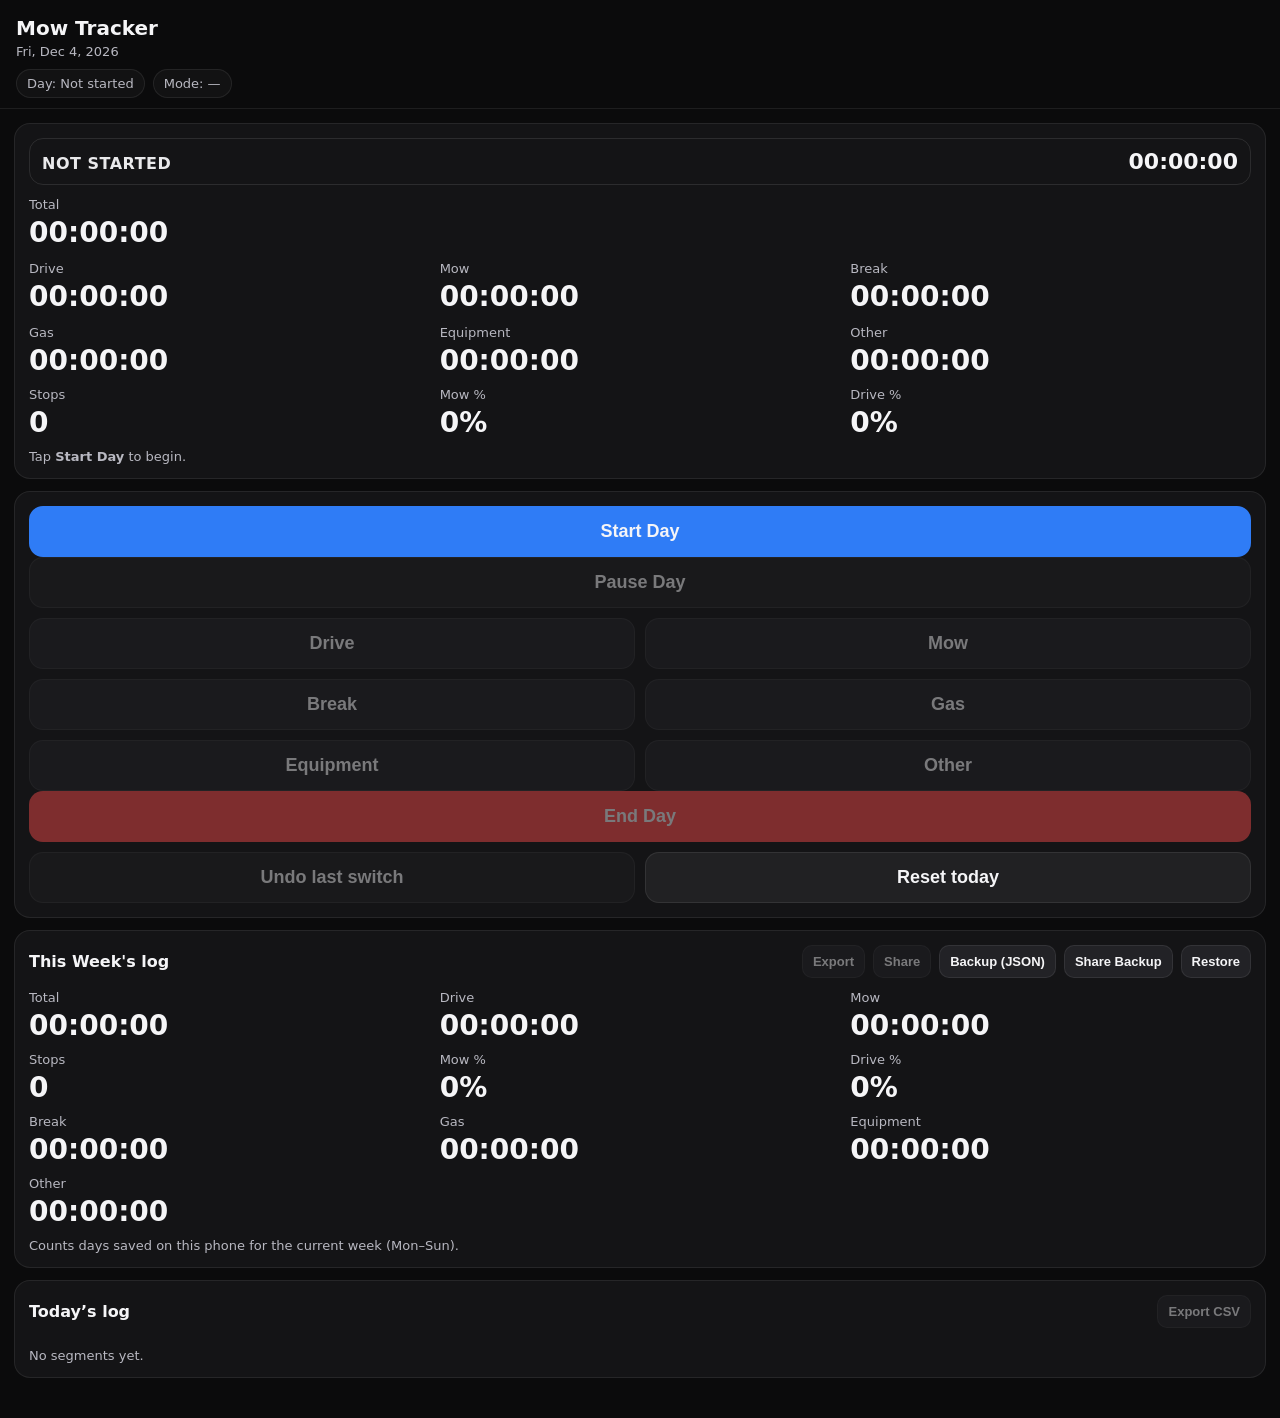
<file: index.html>
<!doctype html>
<html lang="en">
<head>
  <meta charset="utf-8" />
  <meta name="viewport" content="width=device-width, initial-scale=1, viewport-fit=cover" />
  <meta name="theme-color" content="#111111" />
  <title>Mow Tracker</title>

  <link rel="manifest" href="manifest.webmanifest" />
  <link rel="stylesheet" href="style.css" />

  <!-- iOS: allow home-screen app behavior -->
  <meta name="apple-mobile-web-app-capable" content="yes" />
  <meta name="apple-mobile-web-app-status-bar-style" content="black-translucent" />
</head>

<body>
  <header class="top">
    <div class="title">
      <div class="appname">Mow Tracker</div>
      <div class="date" id="todayLabel">—</div>
    </div>

    <div class="status">
      <div class="badge" id="dayStatus">Day: Not started</div>
      <div class="badge" id="modeStatus">Mode: —</div>
    </div>
  </header>

  <main class="wrap">
    <section class="totals card">
     <div class="activeBar" id="activeBar">
     <div class="activeLabel" id="activeLabel">—</div>
     <div class="activeTime" id="activeTime">00:00:00</div>
    </div>

  <button class="btn tiny subtle" id="viewToggleBtn" type="button">Hold for Dashboard</button>
  <button class="btn tiny subtle" id="contrastBtn" type="button">High Contrast: Off</button>
      <div class="row">
        <div class="metric">
          <div class="label">Total</div>
          <div class="value" id="totalAll">00:00:00</div>
        </div>
      </div>

      <div class="pillRow" id="effRow">
        <div class="pill" id="effMow">MOW 0%</div>
        <div class="pill" id="effDrive">DRIVE 0%</div>
      </div>

      <div class="dayMeta" id="dayMeta" style="display:none;">
        <div><span class="k">Start:</span> <span id="dayStartText">—</span></div>
        <div><span class="k">End:</span> <span id="dayEndText">—</span></div>
      </div>

<div class="grid3">
  <div class="metric">
    <div class="label">Drive</div>
    <div class="value" id="totalDrive">00:00:00</div>
  </div>
  <div class="metric">
    <div class="label">Mow</div>
    <div class="value" id="totalMow">00:00:00</div>
  </div>
  <div class="metric">
    <div class="label">Break</div>
    <div class="value" id="totalBreak">00:00:00</div>
  </div>
</div>

<div class="grid3">
  <div class="metric">
    <div class="label">Gas</div>
    <div class="value" id="totalGas">00:00:00</div>
  </div>
  <div class="metric">
    <div class="label">Equipment</div>
    <div class="value" id="totalEquip">00:00:00</div>
  </div>
  <div class="metric">
    <div class="label">Other</div>
    <div class="value" id="totalOther">00:00:00</div>
  </div>
</div>

<div class="grid3" style="margin-top:10px;">
  <div class="metric">
    <div class="label">Stops</div>
    <div class="value" id="dayStops">0</div>
  </div>
  <div class="metric">
    <div class="label">Mow %</div>
    <div class="value" id="dayPctMow">0%</div>
  </div>
  <div class="metric">
    <div class="label">Drive %</div>
    <div class="value" id="dayPctDrive">0%</div>
  </div>
</div>

      <div class="hint" id="hintText">Tap <b>Start Day</b> to begin.</div>
    </section>

    <section class="buttons card">
      <button class="btn primary" id="startDayBtn">Start Day</button>
      <button class="btn subtle" id="pauseDayBtn">Pause Day</button>

      <div class="grid2 fieldGrid">
  <button class="btn" id="driveBtn">Drive</button>
  <button class="btn" id="mowBtn">Mow</button>
  <button class="btn" id="breakBtn">Break</button>
  <button class="btn" id="gasBtn">Gas</button>
  <button class="btn" id="equipBtn">Equipment</button>
  <button class="btn" id="otherBtn">Other</button>
</div>

      <button class="btn danger" id="endDayBtn">End Day</button>

      <div class="grid2">
        <button class="btn subtle" id="undoBtn">Undo last switch</button>
        <button class="btn subtle" id="resetBtn">Reset today</button>
      </div>
    </section>

<section class="card" id="weekCard">
<div class="logHeader">
  <div class="logTitle">This Week's log</div>
  <div style="display:flex; gap:8px; flex-wrap:wrap; justify-content:flex-end; align-items:center;">
  <button class="btn tiny" id="exportBtn2">Export</button>
  <button class="btn tiny" id="shareBtn2">Share</button>


  <button class="btn tiny" id="backupBtn">Backup (JSON)</button>
  <button class="btn tiny" id="shareBackupBtn">Share Backup</button>

  <button class="btn tiny" id="restoreBtn">Restore</button>
  <input type="file" id="restoreFile" accept="application/json,.json" style="display:none;" />
 </div>
</div>

<div class="grid3">
  <div class="metric">
    <div class="label">Total</div>
    <div class="value" id="weekTotalAll">00:00:00</div>
  </div>
  <div class="metric">
    <div class="label">Drive</div>
    <div class="value" id="weekTotalDrive">00:00:00</div>
  </div>
  <div class="metric">
    <div class="label">Mow</div>
    <div class="value" id="weekTotalMow">00:00:00</div>
  </div>
</div>

<div class="grid3" style="margin-top:10px;">
  <div class="metric">
    <div class="label">Stops</div>
    <div class="value" id="weekStops">0</div>
  </div>
  <div class="metric">
    <div class="label">Mow %</div>
    <div class="value" id="weekPctMow">0%</div>
  </div>
  <div class="metric">
    <div class="label">Drive %</div>
    <div class="value" id="weekPctDrive">0%</div>
  </div>
</div>

<div class="grid3" style="margin-top:10px;">
  <div class="metric">
    <div class="label">Break</div>
    <div class="value" id="weekTotalBreak">00:00:00</div>
  </div>
  <div class="metric">
    <div class="label">Gas</div>
    <div class="value" id="weekTotalGas">00:00:00</div>
  </div>
  <div class="metric">
    <div class="label">Equipment</div>
    <div class="value" id="weekTotalEquip">00:00:00</div>
  </div>
</div>

<div class="grid3" style="margin-top:10px;">
  <div class="metric">
    <div class="label">Other</div>
    <div class="value" id="weekTotalOther">00:00:00</div>
  </div>
  <div class="metric" style="opacity:0;">
    <div class="label">—</div>
    <div class="value">—</div>
  </div>
  <div class="metric" style="opacity:0;">
    <div class="label">—</div>
    <div class="value">—</div>
  </div>
</div>

  <div class="hint" id="weekHint">Counts days saved on this phone for the current week (Mon–Sun).</div>
</section>

    <section class="card log" id="logCard">
      <div class="logHeader">
        <div class="logTitle">Today’s log</div>
        <button class="btn tiny" id="exportBtn">Export CSV</button>
      </div>
      <div id="logList" class="logList"></div>
    </section>
  </main>

<!-- Export/Share Range Modal -->
<div id="rangeModal" class="modalOverlay" style="display:none;">
  <div class="modalCard">
    <div class="modalTitle" id="rangeModalTitle">Export</div>

    <div class="modalBody">
      <label class="modalOption"><input type="radio" name="rangePick" value="today" checked> Today</label>
      <label class="modalOption"><input type="radio" name="rangePick" value="yesterday"> Yesterday</label>
      <label class="modalOption"><input type="radio" name="rangePick" value="thisWeek"> This Week (Mon–Sun)</label>
      <label class="modalOption"><input type="radio" name="rangePick" value="lastWeek"> Last Week (Mon–Sun)</label>
      <label class="modalOption"><input type="radio" name="rangePick" value="thisMonth"> This Month</label>
      <label class="modalOption"><input type="radio" name="rangePick" value="lastMonth"> Last Month</label>
      <label class="modalOption"><input type="radio" name="rangePick" value="thisSeason"> This Season</label>
    </div>

    <div class="modalActions">
      <button class="btn subtle" id="rangeCancelBtn">Cancel</button>
      <button class="btn primary" id="rangeGoBtn">Continue</button>
    </div>
  </div>
</div>

<!-- End Day Confirm Modal -->
<div id="endConfirmModal" class="modalOverlay" style="display:none;">
  <div class="modalCard">
    <div class="modalTitle">End Day?</div>
    <div class="modalBody">
      <div class="confirmText" id="endConfirmText">
        You have recorded time today. End the day now?
      </div>
    </div>
    <div class="modalActions">
      <button class="btn subtle" id="endConfirmCancelBtn">Cancel</button>
      <button class="btn danger" id="endConfirmGoBtn">End Day</button>
    </div>
  </div>
</div>

  <script src="app.js"></script>
</body>
</html>
</file>
<file: style.css>
:root {
  --bg: #0b0b0c;
  --card: #141416;
  --text: #f5f5f7;
  --muted: #b8b8c1;
  --border: rgba(255,255,255,0.08);
  --primary: #2f7cf6;
  --danger: #ff4d4d;
  --btn: #222226;
}

* { box-sizing: border-box; }
body {
  margin: 0;
  font-family: -apple-system, system-ui, Segoe UI, Roboto, Arial, sans-serif;
  background: var(--bg);
  color: var(--text);
}

.top {
  padding: 16px 16px 10px;
  padding-top: calc(16px + env(safe-area-inset-top));
  border-bottom: 1px solid var(--border);
}

.title { display: flex; flex-direction: column; gap: 4px; }
.appname { font-size: 20px; font-weight: 700; }
.date { color: var(--muted); font-size: 13px; }

.status { display: flex; gap: 8px; margin-top: 10px; flex-wrap: wrap; }
.badge {
  border: 1px solid var(--border);
  background: rgba(255,255,255,0.03);
  padding: 6px 10px;
  border-radius: 999px;
  font-size: 13px;
  color: var(--muted);
}

.wrap {
  padding: 14px 14px 40px;
  padding-bottom: calc(40px + env(safe-area-inset-bottom));
  display: grid;
  gap: 12px;
}

.card {
  background: var(--card);
  border: 1px solid var(--border);
  border-radius: 16px;
  padding: 14px;
}

.metric .label {
  color: var(--muted);
  font-size: 13px;
}
.metric .value {
  font-variant-numeric: tabular-nums;
  font-size: 28px;
  font-weight: 800;
  margin-top: 4px;
}

.row { display: flex; justify-content: space-between; align-items: center; }
.grid3 { display: grid; grid-template-columns: repeat(3, 1fr); gap: 10px; margin-top: 12px; }
.grid2 { display: grid; grid-template-columns: repeat(2, 1fr); gap: 10px; margin-top: 10px; }

.hint { margin-top: 10px; color: var(--muted); font-size: 13px; }

.buttons .btn { width: 100%; }

.btn {
  border: 1px solid var(--border);
  background: var(--btn);
  color: var(--text);
  font-size: 18px;
  padding: 14px 12px;
  border-radius: 14px;
  font-weight: 700;
  cursor: pointer;
  -webkit-tap-highlight-color: transparent;
}

/* Active mode highlight: filled + black text */
.btn.activeMode{
  background: rgba(245,245,245,0.92);
  color: #000;
  border-color: rgba(255,255,255,0.70);
  outline: none;
  box-shadow: 0 0 0 3px rgba(255,255,255,0.10);
}

/* Slightly stronger in Field Mode (still not “in your face”) */
.field-mode .fieldGrid .btn.activeMode{
  background: rgba(255,255,255,0.95);
  box-shadow: 0 0 0 4px rgba(255,255,255,0.12);
}

.btn:active { transform: scale(0.99); }

.btn.primary { background: var(--primary); border-color: transparent; }
.btn.danger { background: var(--danger); border-color: transparent; }
.btn.subtle { background: rgba(255,255,255,0.06); }

.btn.tiny {
  font-size: 13px;
  padding: 8px 10px;
  border-radius: 10px;
}

.logHeader {
  display: flex;
  justify-content: space-between;
  align-items: center;
  gap: 10px;
  margin-bottom: 10px;
}
.logTitle { font-weight: 800; }

.logList { display: grid; gap: 8px; }
.logItem {
  display: flex;
  justify-content: space-between;
  align-items: center;
  border: 1px solid var(--border);
  border-radius: 12px;
  padding: 10px 10px;
  background: rgba(255,255,255,0.03);
}
.logItem .left { display: flex; flex-direction: column; gap: 2px; }
.logItem .mode { font-weight: 800; }
.logItem .times { color: var(--muted); font-size: 12px; }
.logItem .dur { font-variant-numeric: tabular-nums; font-weight: 800; }

.modalOverlay {
  position: fixed;
  inset: 0;
  background: rgba(0,0,0,0.6);
  display: flex;
  align-items: center;
  justify-content: center;
  padding: 16px;
  z-index: 9999;
}

.modalCard {
  width: 100%;
  max-width: 420px;
  background: #141414;
  border: 1px solid rgba(255,255,255,0.10);
  border-radius: 16px;
  padding: 14px;
}

.modalTitle {
  font-size: 18px;
  font-weight: 700;
  margin-bottom: 10px;
}

.modalBody {
  display: flex;
  flex-direction: column;
  gap: 10px;
  margin-bottom: 14px;
}

.modalOption {
  display: flex;
  align-items: center;
  gap: 10px;
}

.modalActions {
  display: flex;
  justify-content: flex-end;
  gap: 10px;
}

/* Active banner */
.activeBar{
  display:flex;
  justify-content:space-between;
  align-items:baseline;
  padding:10px 12px;
  border:1px solid rgba(255,255,255,0.10);
  border-radius:14px;
  margin-bottom:12px;
}

.activeLabel{
  font-weight:800;
  letter-spacing:0.5px;
  opacity:0.95;
}

.activeTime{
  font-weight:900;
  font-size:22px;
}

/* ============================
   FIELD MODE (day running)
   ============================ */

/* Hide non-field sections while running */
.field-mode #weekCard,
.field-mode #logCard {
  display: none !important;
}

/* Field mode: totals card shows ONLY active + total */
.field-mode .totals.card .grid3,
.field-mode .totals.card #hintText {
  display: none !important;
}

/* Active banner and total should feel prominent */
.field-mode .activeBar {
  margin-bottom: 10px;
}

.field-mode .totals.card .row .value {
  font-size: 28px;
  font-weight: 900;
}

/* Hide Start Day / Undo / Reset in field mode (cleaner) */
.field-mode #startDayBtn,
.field-mode #undoBtn,
.field-mode #resetBtn {
  display: none !important;
}

/* Make the buttons card feel like a control panel */
.field-mode .buttons.card {
  padding-top: 14px;
}

/* Make Pause + End full-width and large */
.field-mode #pauseDayBtn,
.field-mode #endDayBtn {
  width: 100%;
  min-height: 64px;
  font-size: 20px;
  font-weight: 800;
}

/* Ensure the activity buttons are ALWAYS a 2-column grid */
.field-mode .fieldGrid {
  display: grid !important;
  grid-template-columns: 1fr 1fr !important;
  gap: 12px !important;
  margin: 12px 0;
}

/* Make activity buttons bigger in field mode */
.field-mode .fieldGrid .btn {
  min-height: 64px;
  font-size: 20px;
  font-weight: 800;
}

/* Optional: keep totals visible at top while scrolling */
.field-mode .totals.card {
  position: sticky;
  top: 0;
  z-index: 10;
}

/* ============================
   HIGH CONTRAST (toggle)
   ============================ */

body.high-contrast.field-mode .activeBar {
  border-color: rgba(255,255,255,0.22);
}

body.high-contrast.field-mode .btn {
  border-color: rgba(255,255,255,0.22);
}

body.high-contrast.field-mode .fieldGrid .btn {
  font-size: 21px;
  min-height: 68px;
}

body.high-contrast.field-mode .btn.activeMode{
  outline: 4px solid rgba(255,255,255,0.92);
  box-shadow: 0 0 0 5px rgba(255,255,255,0.16);
}

/* Hold-to-toggle view button */
#viewToggleBtn {
  width: 100%;
  margin: 10px 0 12px;
  opacity: 0.85;
}

/* Only show this control while day is running */
body:not(.day-running) #viewToggleBtn {
  display: none !important;
}

#contrastBtn {
  width: 100%;
  margin: 0 0 12px;
  opacity: 0.85;
}

/* Only show contrast toggle while day is running (dashboard control) */
body:not(.day-running) #contrastBtn {
  display: none !important;
}

/* Hide it in Field Mode to keep the field UI clean */
.field-mode #contrastBtn {
  display: none !important;
}

/* Optional text styling inside confirm modal */
.confirmText {
  color: var(--text);
  opacity: 0.9;
  line-height: 1.35;
}

/* Efficiency pills */
.pillRow{
  display:flex;
  gap:10px;
  margin-top:10px;
  flex-wrap:wrap;
}

.pill{
  border: 1px solid var(--border);
  background: rgba(255,255,255,0.05);
  padding: 8px 10px;
  border-radius: 999px;
  font-weight: 800;
  font-size: 13px;
  letter-spacing: 0.2px;
}

/* Day meta (start/end) */
.dayMeta{
  margin-top:10px;
  color: var(--muted);
  font-size: 13px;
  display:grid;
  gap:4px;
}
.dayMeta .k{
  color: rgba(255,255,255,0.70);
  font-weight: 700;
}
</file>
